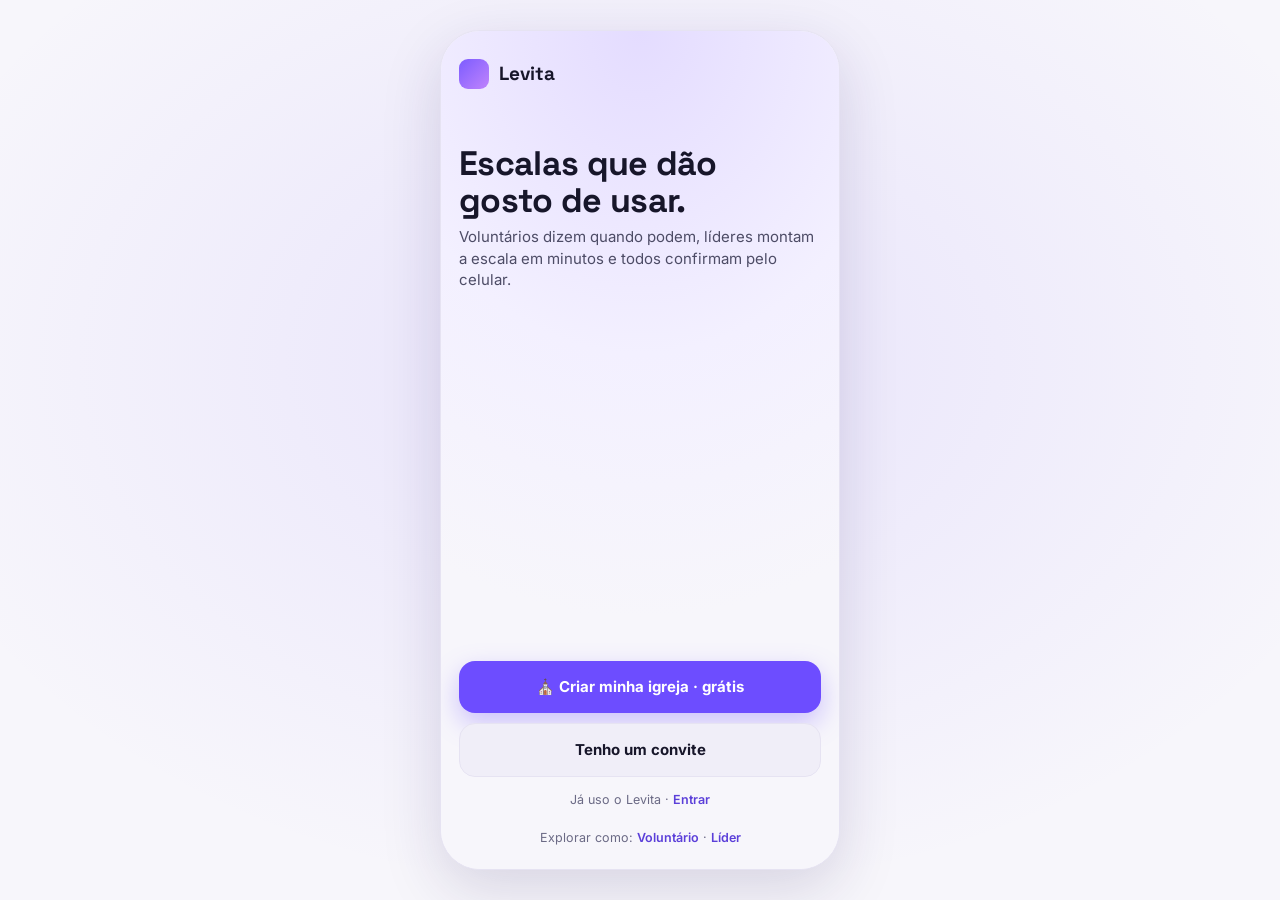
<file: index.html>
<!doctype html>
<html lang="pt-BR">
<head>
<meta charset="utf-8">
<meta name="viewport" content="width=device-width, initial-scale=1, viewport-fit=cover">
<meta name="theme-color" content="#0b0b12" media="(prefers-color-scheme: dark)">
<meta name="theme-color" content="#f7f6fb" media="(prefers-color-scheme: light)">
<title>Levita · Protótipo</title>
<link rel="preconnect" href="https://fonts.googleapis.com">
<link rel="preconnect" href="https://fonts.gstatic.com" crossorigin>
<link rel="stylesheet" href="https://fonts.googleapis.com/css2?family=Inter:wght@400;500;600;700;800&family=Space+Grotesk:wght@500;600;700&display=swap">
<link rel="stylesheet" href="styles.css?v=6">
</head>
<body>
<div class="stage"><div class="device" id="device"></div></div>
<script src="config.js?v=6"></script>
<script src="app.js?v=6"></script>
</body>
</html>
</file>
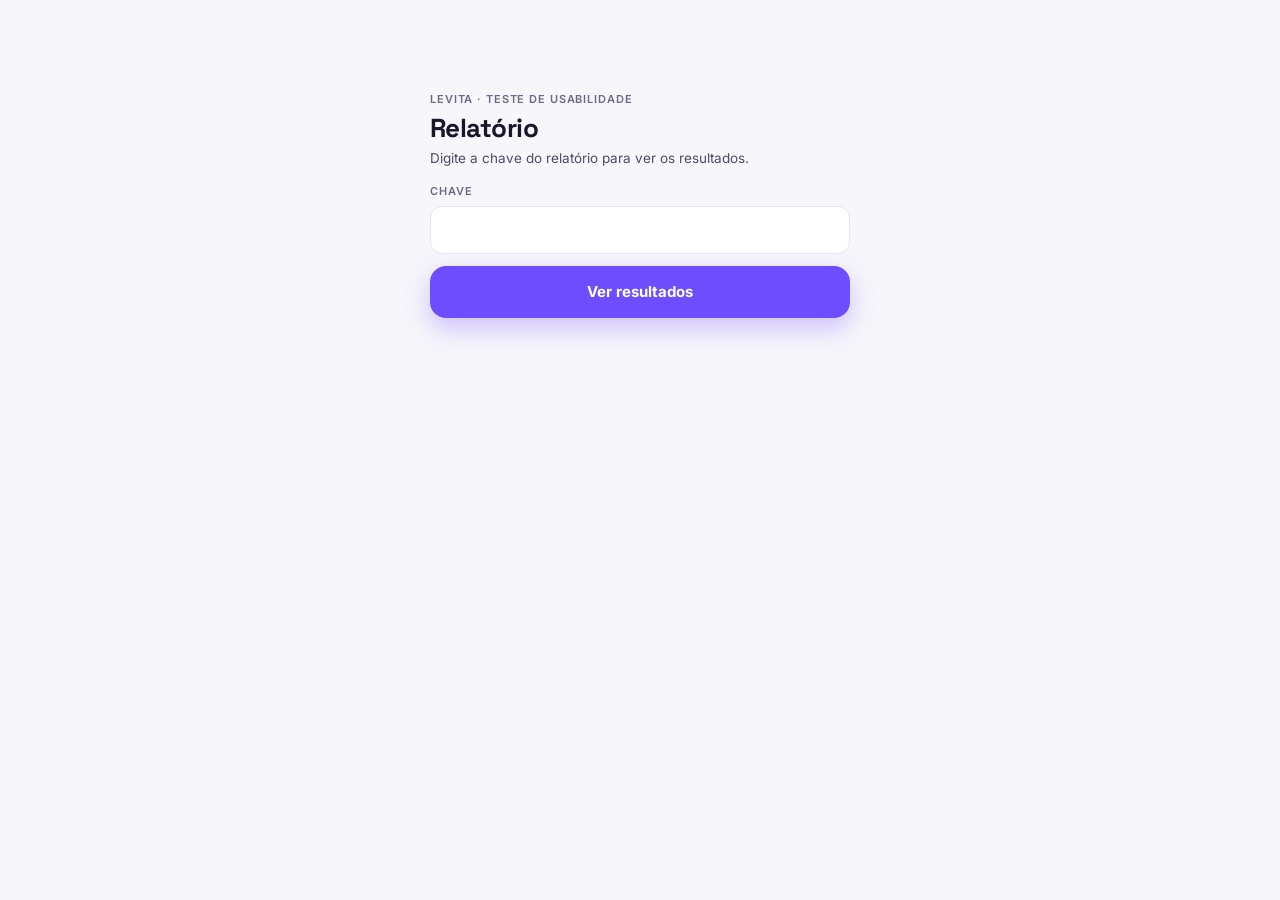
<file: relatorio.html>
<!doctype html>
<html lang="pt-BR">
<head>
<meta charset="utf-8">
<meta name="viewport" content="width=device-width, initial-scale=1">
<meta name="robots" content="noindex">
<title>Levita · Relatório do teste</title>
<link rel="stylesheet" href="https://fonts.googleapis.com/css2?family=Inter:wght@400;500;600;700&family=Space+Grotesk:wght@600;700&display=swap">
<link rel="stylesheet" href="styles.css?v=6">
<style>
  body { overflow-y: auto; }
  .wrap { max-width: 1040px; margin: 0 auto; padding-block: 32px 60px; padding-inline: 18px; }
  .kpis { display: grid; grid-template-columns: repeat(auto-fit, minmax(150px, 1fr)); gap: 12px; margin: 18px 0; }
  .kpi { background: var(--surface); border: 1px solid var(--line); border-radius: 16px; padding: 14px; }
  .kpi b { display: block; font-family: var(--display); font-size: 26px; font-variant-numeric: tabular-nums; }
  .kpi span { color: var(--muted); font-size: 12.5px; }
  .tablewrap { overflow-x: auto; border: 1px solid var(--line); border-radius: 16px; margin-top: 10px; }
  table { width: 100%; border-collapse: collapse; font-size: 13.5px; font-variant-numeric: tabular-nums; }
  th, td { padding: 10px 12px; text-align: left; border-bottom: 1px solid var(--line); white-space: nowrap; }
  th { color: var(--muted); font-size: 11px; letter-spacing: .08em; text-transform: uppercase; font-weight: 600; background: var(--surface); }
  td.wrap-cell { white-space: normal; min-width: 220px; }
  tr:last-child td { border-bottom: 0; }
  .bar { height: 6px; border-radius: 99px; background: var(--surface-2); overflow: hidden; width: 90px; display: inline-block; vertical-align: middle; margin-right: 8px; }
  .bar i { display: block; height: 100%; background: var(--accent); }
  details summary { cursor: pointer; color: var(--accent-3); font-weight: 600; }
  .path { font-size: 12px; color: var(--soft); line-height: 1.7; margin-top: 6px; white-space: normal; }
  .path span { display: inline-block; background: var(--surface-2); border-radius: 6px; padding: 0 6px; margin: 2px 2px 0 0; }
  .path span.fora { background: rgba(251,113,133,.18); color: var(--bad); }
  .login { max-width: 420px; margin: 60px auto; }
</style>
</head>
<body>
<div class="wrap" id="app"></div>
<script src="config.js?v=6"></script>
<script>
(() => {
  const CFG = window.LEVITA_CONFIG || {};
  const app = document.getElementById("app");
  const esc = (s) => String(s ?? "").replace(/[&<>"']/g, (c) => ({ "&": "&amp;", "<": "&lt;", ">": "&gt;", '"': "&quot;", "'": "&#39;" }[c]));
  const TAREFAS = { 1: "Cadastrar a igreja", 2: "Entrar pelo convite", 3: "Disponibilidade de novembro", 4: "Confirmar e resolver imprevisto", 5: "Montar e enviar a escala", 6: "Resolver pendências" };
  const fmt = (ms) => { const s = Math.round(ms / 1000); return s < 60 ? s + " s" : Math.floor(s / 60) + " min " + String(s % 60).padStart(2, "0") + " s"; };
  const median = (a) => { if (!a.length) return 0; const b = [...a].sort((x, y) => x - y), m = Math.floor(b.length / 2); return b.length % 2 ? b[m] : (b[m - 1] + b[m]) / 2; };
  const avg = (a) => a.length ? a.reduce((x, y) => x + y, 0) / a.length : 0;
  let chave = ""; try { chave = sessionStorage.getItem("levita_chave") || ""; } catch {}

  function loginView(msg) {
    app.innerHTML = `<div class="login">
      <div class="eyebrow">Levita · Teste de usabilidade</div>
      <h1 class="h1" style="margin-top:6px">Relatório</h1>
      <p class="why">Digite a chave do relatório para ver os resultados.</p>
      ${!CFG.supabaseUrl ? `<div class="card small" style="border-color:rgba(251,191,36,.45);margin-bottom:12px">⚠ O Supabase ainda não foi configurado em config.js.</div>` : ""}
      <form id="f"><div class="field"><label for="k">Chave</label><input id="k" autocomplete="off" value="${esc(chave)}"></div>
      ${msg ? `<p class="small" style="color:var(--bad)">${esc(msg)}</p>` : ""}
      <button class="btn" type="submit">Ver resultados</button></form></div>`;
    document.getElementById("f").addEventListener("submit", (e) => { e.preventDefault(); chave = document.getElementById("k").value.trim(); load(); });
  }

  async function load() {
    if (!CFG.supabaseUrl || !CFG.supabaseAnonKey) return loginView("Configure o Supabase em config.js primeiro.");
    app.innerHTML = `<p class="muted" style="margin-top:60px;text-align:center">Carregando resultados…</p>`;
    try {
      const r = await fetch(CFG.supabaseUrl.replace(/\/$/, "") + "/rest/v1/rpc/relatorio", {
        method: "POST",
        headers: { apikey: CFG.supabaseAnonKey, Authorization: "Bearer " + CFG.supabaseAnonKey, "Content-Type": "application/json" },
        body: JSON.stringify({ p_chave: chave }),
      });
      if (!r.ok) throw new Error("Resposta " + r.status);
      const rows = await r.json();
      try { sessionStorage.setItem("levita_chave", chave); } catch {}
      if (!rows.length) return loginView("Nenhum resultado encontrado. Confira a chave, ou ainda não há testes registrados.");
      report(rows);
    } catch (e) { loginView("Não consegui buscar os resultados (" + e.message + "). Verifique a internet e a configuração."); }
  }

  function report(rows) {
    const pessoas = [...new Set(rows.map((r) => r.participante))];
    const conc = rows.filter((r) => r.status === "concluiu").length;
    const tarefas = [...new Set(rows.map((r) => r.tarefa))].sort((a, b) => a - b);
    app.innerHTML = `
      <div class="row between" style="flex-wrap:wrap;gap:12px">
        <div><div class="eyebrow">Levita · Teste de usabilidade</div><h1 class="h1" style="margin-top:4px">Relatório</h1></div>
        <button class="btn sec-btn" style="width:auto;padding:10px 16px" id="reload">Atualizar</button>
      </div>
      <div class="kpis">
        <div class="kpi"><b>${pessoas.length}</b><span>participantes</span></div>
        <div class="kpi"><b>${rows.length}</b><span>tarefas realizadas</span></div>
        <div class="kpi"><b>${Math.round((conc / rows.length) * 100)}%</b><span>concluídas sem desistir</span></div>
        <div class="kpi"><b>${avg(rows.filter((r) => r.facilidade).map((r) => r.facilidade)).toFixed(1)}<span style="font-size:14px"> / 5</span></b><span>facilidade média</span></div>
      </div>

      <div class="sec">Por tarefa</div>
      <div class="tablewrap"><table>
        <tr><th>Tarefa</th><th>Pessoas</th><th>Concluíram</th><th>Tempo (mediana)</th><th>Facilidade</th><th>Toques fora (média)</th></tr>
        ${tarefas.map((t) => {
          const rs = rows.filter((r) => r.tarefa === t);
          const ok = rs.filter((r) => r.status === "concluiu").length;
          const pct = Math.round((ok / rs.length) * 100);
          const fac = avg(rs.filter((r) => r.facilidade).map((r) => r.facilidade));
          return `<tr><td><b>${t}.</b> ${esc(TAREFAS[t])}</td><td>${rs.length}</td>
            <td><span class="bar"><i style="width:${pct}%"></i></span>${pct}% <span class="pill-tag ${pct >= 80 ? "t-ok" : pct >= 50 ? "t-warn" : "t-bad"}">${pct >= 80 ? "bom" : pct >= 50 ? "atenção" : "problema"}</span></td>
            <td>${fmt(median(rs.map((r) => r.duracao_ms)))}</td>
            <td>${fac ? fac.toFixed(1) + " / 5" : "—"}</td>
            <td>${avg(rs.map((r) => r.toques_fora)).toFixed(1)}</td></tr>`;
        }).join("")}
      </table></div>

      <div class="sec">Cada tarefa, cada pessoa</div>
      <div class="tablewrap"><table>
        <tr><th>Quando</th><th>Participante</th><th>Tarefa</th><th>Resultado</th><th>Tempo</th><th>Facilidade</th><th>Toques / fora</th><th>Observações e caminho</th></tr>
        ${rows.map((r) => `<tr>
          <td>${new Date(r.criado_em).toLocaleString("pt-BR", { day: "2-digit", month: "2-digit", hour: "2-digit", minute: "2-digit" })}</td>
          <td><b>${esc(r.participante)}</b><div class="small muted">${esc(r.perfil)}</div></td>
          <td>${r.tarefa}. ${esc(TAREFAS[r.tarefa])}</td>
          <td><span class="pill-tag ${r.status === "concluiu" ? "t-ok" : "t-bad"}">${r.status === "concluiu" ? "concluiu" : "desistiu"}</span></td>
          <td>${fmt(r.duracao_ms)}</td>
          <td>${r.facilidade ? ["😣", "🙁", "😐", "🙂", "😄"][r.facilidade - 1] + " " + r.facilidade : "—"}</td>
          <td>${r.toques} / ${r.toques_fora}</td>
          <td class="wrap-cell">${r.observacao ? `<div>${esc(r.observacao)}</div>` : ""}
            <details><summary>Ver caminho (${(r.caminho || []).length} toques)</summary>
            <div class="path">${(r.caminho || []).map((c) => `<span class="${c.a === "fora" ? "fora" : ""}" title="${esc(c.s)}">${esc(c.t)}s · ${esc(c.a)}</span>`).join("")}</div></details></td>
        </tr>`).join("")}
      </table></div>
      <p class="small muted" style="margin-top:14px">“Toques fora” são toques em áreas que não fazem nada: um sinal de que a pessoa procurou algo e não achou.</p>`;
    document.getElementById("reload").addEventListener("click", load);
  }

  chave ? load() : loginView();
})();
</script>
</body>
</html>
</file>
<file: styles.css>
/* Levita · protótipo · escuro premium por padrão, claro pelo sistema */
:root {
  --bg: #0b0b12; --surface: #15141f; --surface-2: #1d1b2b; --line: rgba(255,255,255,.08);
  --text: #f4f3fa; --muted: #9a9ab5; --soft: #b8b8d0;
  --accent: #7c5cff; --accent-2: #a78bfa; --accent-3: #c4b5fd; --accent-ink: #ffffff;
  --ok: #4ade80; --warn: #fbbf24; --bad: #fb7185; --wa: #16a34a;
  --ticket: radial-gradient(130% 110% at 0% 0%, #5b3fd9 0%, #231a4d 50%, #14121f 85%);
  --hero: radial-gradient(120% 70% at 50% 0%, #3b2a8c 0%, #14121f 55%, #0b0b12 100%);
  --card-tint: linear-gradient(160deg, rgba(124,92,255,.2), rgba(255,255,255,.02));
  --cut-bg: #0b0b12;
  --shadow: 0 20px 60px rgba(0,0,0,.45);
  --display: "Space Grotesk", "Segoe UI", system-ui, sans-serif;
  --body: "Inter", "Segoe UI", system-ui, -apple-system, sans-serif;
  color-scheme: dark;
}
@media (prefers-color-scheme: light) {
  :root {
    --bg: #f7f6fb; --surface: #ffffff; --surface-2: #f0eef8; --line: #e6e3f2;
    --text: #17162a; --muted: #6b6a85; --soft: #4d4c66;
    --accent: #6d4dff; --accent-2: #6d4dff; --accent-3: #5b3fd9;
    --ticket: radial-gradient(130% 110% at 0% 0%, #8b6dff 0%, #6d4dff 45%, #4c33c9 100%);
    --hero: radial-gradient(120% 70% at 50% 0%, #e4dcff 0%, #f3f0ff 55%, #f7f6fb 100%);
    --card-tint: linear-gradient(160deg, rgba(109,77,255,.12), rgba(109,77,255,.02));
    --cut-bg: #f7f6fb;
    --shadow: 0 20px 60px rgba(40,30,90,.15);
    color-scheme: light;
  }
}

* { box-sizing: border-box; -webkit-tap-highlight-color: transparent; }
html, body { margin: 0; height: 100%; }
body { background: var(--bg); color: var(--text); font-family: var(--body); font-size: 15px; line-height: 1.45; }
button { font: inherit; color: inherit; border: 0; background: none; cursor: pointer; padding: 0; }
input { font: inherit; color: inherit; }
:focus-visible { outline: 2px solid var(--accent-2); outline-offset: 2px; border-radius: 8px; }

/* barras de rolagem no tema */
* { scrollbar-width: thin; scrollbar-color: #2e2c45 transparent; }
::-webkit-scrollbar { width: 6px; height: 6px; }
::-webkit-scrollbar-thumb { background: #2e2c45; border-radius: 99px; }
::-webkit-scrollbar-thumb:hover { background: var(--accent); }
::-webkit-scrollbar-track { background: transparent; }
::-webkit-scrollbar-button { display: none; }

/* moldura: tela cheia no celular, "aparelho" no computador */
.stage { min-height: 100%; display: flex; align-items: center; justify-content: center; }
.device { position: relative; width: 100%; height: 100dvh; overflow: hidden; background: var(--bg); display: flex; flex-direction: column; }
@media (min-width: 560px) {
  .stage { padding: 24px; background: radial-gradient(60% 60% at 50% 40%, rgba(124,92,255,.12), transparent), var(--bg); }
  .device { width: 400px; height: min(840px, calc(100dvh - 48px)); border-radius: 40px; border: 1px solid var(--line); box-shadow: var(--shadow); }
}
.screen { flex: 1; overflow-y: auto; padding: 22px 18px 110px; display: flex; flex-direction: column; animation: enter .25s ease; }
.screen.full { padding-bottom: 22px; }
@keyframes enter { from { opacity: 0; transform: translateY(8px); } to { opacity: 1; transform: none; } }
@media (prefers-reduced-motion: reduce) { .screen, .sheet, .toast { animation: none !important; } }

/* tipografia */
.eyebrow { font-size: 11px; letter-spacing: .08em; text-transform: uppercase; color: var(--muted); font-weight: 600; }
.h1 { font-family: var(--display); font-size: 26px; font-weight: 700; letter-spacing: -.02em; line-height: 1.1; margin: 2px 0 0; text-wrap: balance; }
.h2 { font-family: var(--display); font-size: 21px; font-weight: 700; letter-spacing: -.02em; line-height: 1.15; margin: 2px 0 0; text-wrap: balance; }
.why { color: var(--soft); font-size: 13.5px; margin: 6px 0 16px; }
.muted { color: var(--muted); } .small { font-size: 12.5px; }
.sec { font-size: 11px; letter-spacing: .1em; color: var(--muted); margin: 18px 0 8px; font-weight: 600; text-transform: uppercase; }

/* botões */
.btn { display: block; width: 100%; border-radius: 16px; padding: 15px; text-align: center; font-weight: 700; font-size: 15px; background: var(--accent); color: var(--accent-ink); box-shadow: 0 10px 26px rgba(124,92,255,.35); transition: transform .12s; }
.btn:active { transform: scale(.98); }
.btn.sec-btn { background: var(--surface-2); color: var(--text); box-shadow: none; border: 1px solid var(--line); }
.btn.wa { background: var(--wa); box-shadow: none; color: #fff; }
.btn.ghost { background: none; box-shadow: none; color: var(--accent-3); font-weight: 600; }
.btn[disabled] { opacity: .45; pointer-events: none; }
.link { color: var(--accent-3); font-weight: 600; }
.bottom { margin-top: auto; padding-top: 18px; display: flex; flex-direction: column; gap: 10px; }

/* cartões e linhas */
.card { background: var(--surface); border: 1px solid var(--line); border-radius: 18px; padding: 14px; }
.card + .card { margin-top: 10px; }
.card.tint { background: var(--card-tint); border-color: rgba(124,92,255,.45); }
.row { display: flex; align-items: center; gap: 10px; }
.row.between { justify-content: space-between; }
.list-item { display: flex; align-items: center; gap: 10px; padding: 11px 0; border-bottom: 1px solid var(--line); }
.list-item:last-child { border-bottom: 0; }
.ini { width: 30px; height: 30px; border-radius: 99px; display: inline-flex; align-items: center; justify-content: center; font-size: 11px; font-weight: 700; color: #fff; flex: none; }
.pill-tag { font-size: 11px; font-weight: 700; padding: 3px 9px; border-radius: 99px; white-space: nowrap; }
.t-ok { background: rgba(74,222,128,.14); color: var(--ok); }
.t-warn { background: rgba(251,191,36,.15); color: var(--warn); }
.t-bad { background: rgba(251,113,133,.14); color: var(--bad); }
.t-acc { background: rgba(124,92,255,.2); color: var(--accent-3); }
@media (prefers-color-scheme: light) { .t-ok { color: #15803d; } .t-warn { color: #b45309; } .t-bad { color: #be123c; } }

/* chips e contadores */
.chips { display: flex; flex-wrap: wrap; gap: 8px; }
.chip { padding: 9px 13px; border-radius: 99px; background: var(--surface); border: 1px solid var(--line); font-size: 14px; color: var(--soft); }
.chip.on { background: rgba(124,92,255,.18); border-color: var(--accent); color: var(--text); font-weight: 600; }
.counter { display: flex; align-items: center; justify-content: space-between; padding: 10px 0; border-bottom: 1px solid var(--line); }
.counter .ctl { display: flex; align-items: center; gap: 12px; }
.counter .ctl button { width: 34px; height: 34px; border-radius: 99px; background: var(--surface-2); font-size: 18px; font-weight: 600; }
.counter b { min-width: 16px; text-align: center; font-size: 17px; }
.field { display: flex; flex-direction: column; gap: 6px; margin-bottom: 12px; }
.field label { font-size: 11px; letter-spacing: .08em; color: var(--muted); font-weight: 600; text-transform: uppercase; }
.field input { background: var(--surface); border: 1px solid var(--line); border-radius: 12px; padding: 12px; font-size: 15px; outline: none; }
.field input:focus { border-color: var(--accent); }
.field input::placeholder { color: var(--muted); opacity: .7; }

/* passos */
.steps { display: flex; gap: 5px; margin-bottom: 14px; }
.steps i { flex: 1; height: 4px; border-radius: 99px; background: var(--surface-2); display: block; }
.steps i.on { background: var(--accent); }

/* semana e ingresso */
.week { display: flex; gap: 5px; margin: 12px 0 14px; }
.week button { flex: 1; text-align: center; border-radius: 14px; padding: 8px 0; font-size: 10px; color: var(--muted); }
.week b { display: block; font-size: 16px; color: var(--text); margin-top: 2px; }
.week i { display: block; width: 5px; height: 5px; border-radius: 99px; background: var(--accent-2); margin: 4px auto 0; }
.week .on { background: var(--accent); color: #e9e3ff; box-shadow: 0 6px 18px rgba(124,92,255,.4); }
.week .on b { color: #fff; } .week .on i { background: #fff; }
.ticket { background: var(--ticket); color: #fff; border-radius: 22px; padding: 16px; border: 1px solid rgba(255,255,255,.12); text-align: left; width: 100%; display: block; }
.ticket .lbl { font-size: 10.5px; color: #d8ceff; font-weight: 600; letter-spacing: .08em; }
.ticket .ttl { font-family: var(--display); font-size: 23px; font-weight: 700; letter-spacing: -.02em; margin-top: 4px; }
.cut { border-top: 2px dashed rgba(255,255,255,.25); margin: 12px -16px; position: relative; }
.cut:before, .cut:after { content: ""; position: absolute; top: -10px; width: 18px; height: 18px; border-radius: 99px; background: var(--cut-bg); }
.cut:before { left: -9px; } .cut:after { right: -9px; }
.kv { display: flex; justify-content: space-between; font-size: 10.5px; color: #d8ceff; }
.kv b { display: block; font-size: 13px; color: #fff; margin-top: 2px; }
.full-ticket { position: absolute; inset: 0; z-index: 20; background: var(--ticket); color: #fff; padding: 22px 20px; display: flex; flex-direction: column; animation: enter .25s ease; overflow-y: auto; }
.full-ticket .info { background: rgba(255,255,255,.08); border: 1px solid rgba(255,255,255,.1); border-radius: 14px; padding: 11px 12px; font-size: 13px; display: flex; gap: 10px; margin-top: 8px; }
.round { width: 36px; height: 36px; border-radius: 99px; background: rgba(255,255,255,.14); display: inline-flex; align-items: center; justify-content: center; font-size: 15px; color: #fff; }

/* deslizar para confirmar */
.swipe { position: relative; height: 58px; border-radius: 99px; background: rgba(255,255,255,.12); display: flex; align-items: center; justify-content: center; color: #e9e3ff; font-size: 14px; font-weight: 600; user-select: none; touch-action: none; overflow: hidden; }
.swipe .knob { position: absolute; left: 5px; top: 5px; width: 48px; height: 48px; border-radius: 99px; background: #fff; color: #5b3fd9; font-size: 20px; font-weight: 800; display: flex; align-items: center; justify-content: center; box-shadow: 0 0 22px rgba(255,255,255,.4); cursor: grab; }
.swipe.done { background: rgba(74,222,128,.25); color: #fff; }

/* pílula de navegação */
.nav { position: absolute; left: 50%; bottom: 18px; transform: translateX(-50%); z-index: 10; display: flex; gap: 6px; padding: 7px; border-radius: 99px; background: color-mix(in srgb, var(--surface) 92%, transparent); border: 1px solid var(--line); box-shadow: 0 12px 30px rgba(0,0,0,.35); backdrop-filter: blur(10px); }
.nav button { display: flex; flex-direction: column; align-items: center; gap: 1px; padding: 6px 12px; border-radius: 99px; font-size: 10.5px; color: var(--muted); min-width: 64px; }
.nav button .ic { font-size: 16px; line-height: 1.1; }
.nav button.on { background: var(--accent); color: #fff; }
.badge { background: var(--bad); color: #fff; border-radius: 99px; font-size: 10px; padding: 0 6px; margin-left: 3px; }

/* gaveta inferior */
.scrim { position: absolute; inset: 0; background: rgba(5,5,10,.55); z-index: 30; animation: fade .2s; }
@keyframes fade { from { opacity: 0; } }
.sheet { position: absolute; left: 0; right: 0; bottom: 0; z-index: 31; background: var(--surface); border-top: 1px solid var(--line); border-radius: 26px 26px 0 0; padding: 12px 18px 22px; max-height: 85%; overflow-y: auto; animation: up .25s ease; }
@keyframes up { from { transform: translateY(30%); opacity: 0; } }
.grab { width: 40px; height: 5px; border-radius: 99px; background: var(--surface-2); margin: 0 auto 14px; }
.choice { width: 100%; text-align: left; border-radius: 16px; padding: 13px; margin-top: 8px; border: 1px solid var(--line); background: var(--surface-2); }
.choice.on { border-color: var(--accent); background: rgba(124,92,255,.14); }
.choice b { display: block; font-size: 14px; } .choice small { color: var(--soft); font-size: 12.5px; }

/* toast */
.toast { pointer-events: none; position: absolute; left: 16px; right: 16px; top: calc(14px + env(safe-area-inset-top, 0px)); z-index: 40; background: var(--text); color: var(--bg); border-radius: 14px; padding: 12px 14px; font-size: 14px; font-weight: 600; display: flex; justify-content: space-between; align-items: center; animation: up .2s ease; }

/* grade do líder */
.grid { display: grid; grid-template-columns: 64px repeat(4, 1fr); gap: 5px; font-size: 11px; }
.grid .h { color: var(--muted); font-size: 9.5px; letter-spacing: .06em; text-align: center; padding: 2px 0; }
.grid .l { color: var(--muted); font-size: 10.5px; display: flex; flex-direction: column; justify-content: center; }
.grid .l b { color: var(--text); font-size: 12px; }
.cell { min-height: 44px; border-radius: 11px; background: var(--surface); border: 1px solid var(--line); display: flex; align-items: center; justify-content: center; flex-wrap: wrap; gap: 0; padding: 4px; }
.cell .ini { width: 22px; height: 22px; font-size: 8.5px; margin-left: -5px; border: 2px solid var(--surface); }
.cell .ini:first-child { margin-left: 0; }
.cell.warn { border-color: rgba(251,191,36,.6); background: rgba(251,191,36,.08); }
.cell.emp { border: 1.5px dashed var(--accent-2); color: var(--accent-2); font-size: 18px; background: rgba(124,92,255,.06); }
.cell.fresh { border-color: var(--ok); }

/* checklist */
.ring { width: 58px; height: 58px; border-radius: 99px; display: flex; align-items: center; justify-content: center; flex: none; }
.ring span { width: 46px; height: 46px; border-radius: 99px; background: var(--bg); display: flex; align-items: center; justify-content: center; font-weight: 800; font-size: 13px; }
.ck { width: 22px; height: 22px; border-radius: 99px; border: 2px solid var(--surface-2); display: inline-flex; align-items: center; justify-content: center; font-size: 11px; flex: none; }
.ck.ok { background: var(--ok); border-color: var(--ok); color: #0b0b12; font-weight: 800; }

/* linha do tempo */
.tl { position: relative; padding-left: 26px; margin-top: 6px; }
.tl:before { content: ""; position: absolute; left: 8px; top: 8px; bottom: 14px; width: 2px; background: linear-gradient(var(--accent), var(--ok)); }
.tl .s { position: relative; margin-bottom: 16px; }
.tl .s:before { content: ""; position: absolute; left: -23px; top: 3px; width: 14px; height: 14px; border-radius: 99px; background: var(--bg); border: 2px solid var(--accent); }
.daysel { display: inline-flex; align-items: center; gap: 6px; background: rgba(124,92,255,.18); border: 1px solid var(--accent); border-radius: 9px; padding: 1px 4px; }
.daysel button { width: 22px; height: 22px; border-radius: 7px; background: var(--surface-2); font-weight: 700; }

/* switch */
.sw { width: 44px; height: 26px; border-radius: 99px; background: var(--surface-2); position: relative; flex: none; transition: background .15s; }
.sw:after { content: ""; position: absolute; left: 3px; top: 3px; width: 20px; height: 20px; border-radius: 99px; background: #fff; transition: left .15s; }
.sw.on { background: var(--accent); } .sw.on:after { left: 21px; }

/* WhatsApp (convite) */
.wa-screen { background: #0b141a; color: #e9edef; flex: 1; display: flex; flex-direction: column; }
.wa-top { background: #1f2c34; padding: 16px 14px 12px; display: flex; align-items: center; gap: 10px; }
.wa-msg { background: #005c4b; border-radius: 12px 12px 3px 12px; padding: 9px; max-width: 290px; margin: 16px 12px 0 auto; font-size: 14px; }
.wa-card { background: #0b0b12; border-radius: 10px; overflow: hidden; margin-bottom: 7px; display: block; width: 100%; text-align: left; color: #fff; }

/* modo teste */
.taskbar { position: absolute; top: 0; left: 0; right: 0; z-index: 50; display: flex; align-items: center; justify-content: space-between; gap: 8px; padding: 6px 10px; padding-top: calc(6px + env(safe-area-inset-top, 0px)); background: rgba(124,92,255,.95); color: #fff; font-size: 12px; }
.taskbar button { background: rgba(255,255,255,.2); border-radius: 99px; padding: 4px 10px; font-size: 12px; font-weight: 600; color: #fff; }
.taskbar span { overflow: hidden; white-space: nowrap; text-overflow: ellipsis; min-width: 0; }
.taskbar button { flex: none; }
.has-taskbar .screen { padding-top: 52px; }
.has-taskbar .wa-screen { padding-top: 34px; }
.has-taskbar .full-ticket { top: 34px; }
.has-taskbar .toast { top: 46px; }
.swipe { cursor: grab; }
.still .screen, .still .full-ticket { animation: none; }

/* melhorias da rodada de testes */
.chip.on { background: var(--accent); border-color: var(--accent); color: #fff; }
.chip.on::before { content: "✓ "; font-weight: 800; }
.chips.roomy { gap: 12px; }
.chips.roomy .chip { padding: 11px 16px; }
.tag { display: inline-flex; align-items: center; gap: 6px; padding: 6px 11px; border-radius: 8px; background: rgba(255,255,255,.08); color: var(--text); font-size: 14px; font-weight: 600; }
.lock { font-size: 11px; color: var(--muted); display: flex; align-items: center; gap: 4px; }
.hint { font-size: 12.5px; color: var(--warn); text-align: center; margin: 0 0 2px; min-height: 18px; }
@media (prefers-color-scheme: light) { .hint { color: #b45309; } .tag { background: rgba(23,22,42,.06); } }
.nav button { min-width: 74px; padding: 8px 12px; min-height: 46px; justify-content: center; }
.cell { flex-direction: column; align-items: stretch; justify-content: center; gap: 2px; padding: 4px 3px; }
.cell .nm { display: block; font-size: 10.5px; line-height: 1.2; text-align: center; white-space: nowrap; overflow: hidden; text-overflow: ellipsis; color: var(--text); }
.cell.emp { align-items: center; }
.swipe .fill { position: absolute; left: 0; top: 0; bottom: 0; width: 0; background: rgba(255,255,255,.2); }
.swipe.holding .fill { width: 100%; transition: width .9s linear; }
.swipe .lbl-sw { position: relative; }
.grp-tabs { display: flex; gap: 8px; overflow-x: auto; margin: 0 -18px 6px; padding: 2px 18px 8px; }
.grp-tabs .chip { flex: none; }
.overlay { position: absolute; inset: 0; z-index: 60; background: var(--bg); display: flex; flex-direction: column; padding: 28px 22px; overflow-y: auto; }
.taskcard { background: var(--hero); border: 1px solid var(--line); border-radius: 22px; padding: 20px; margin: 18px 0; }
.taskcard p { font-size: 19px; font-family: var(--display); font-weight: 600; line-height: 1.3; margin: 8px 0 0; }
</file>
